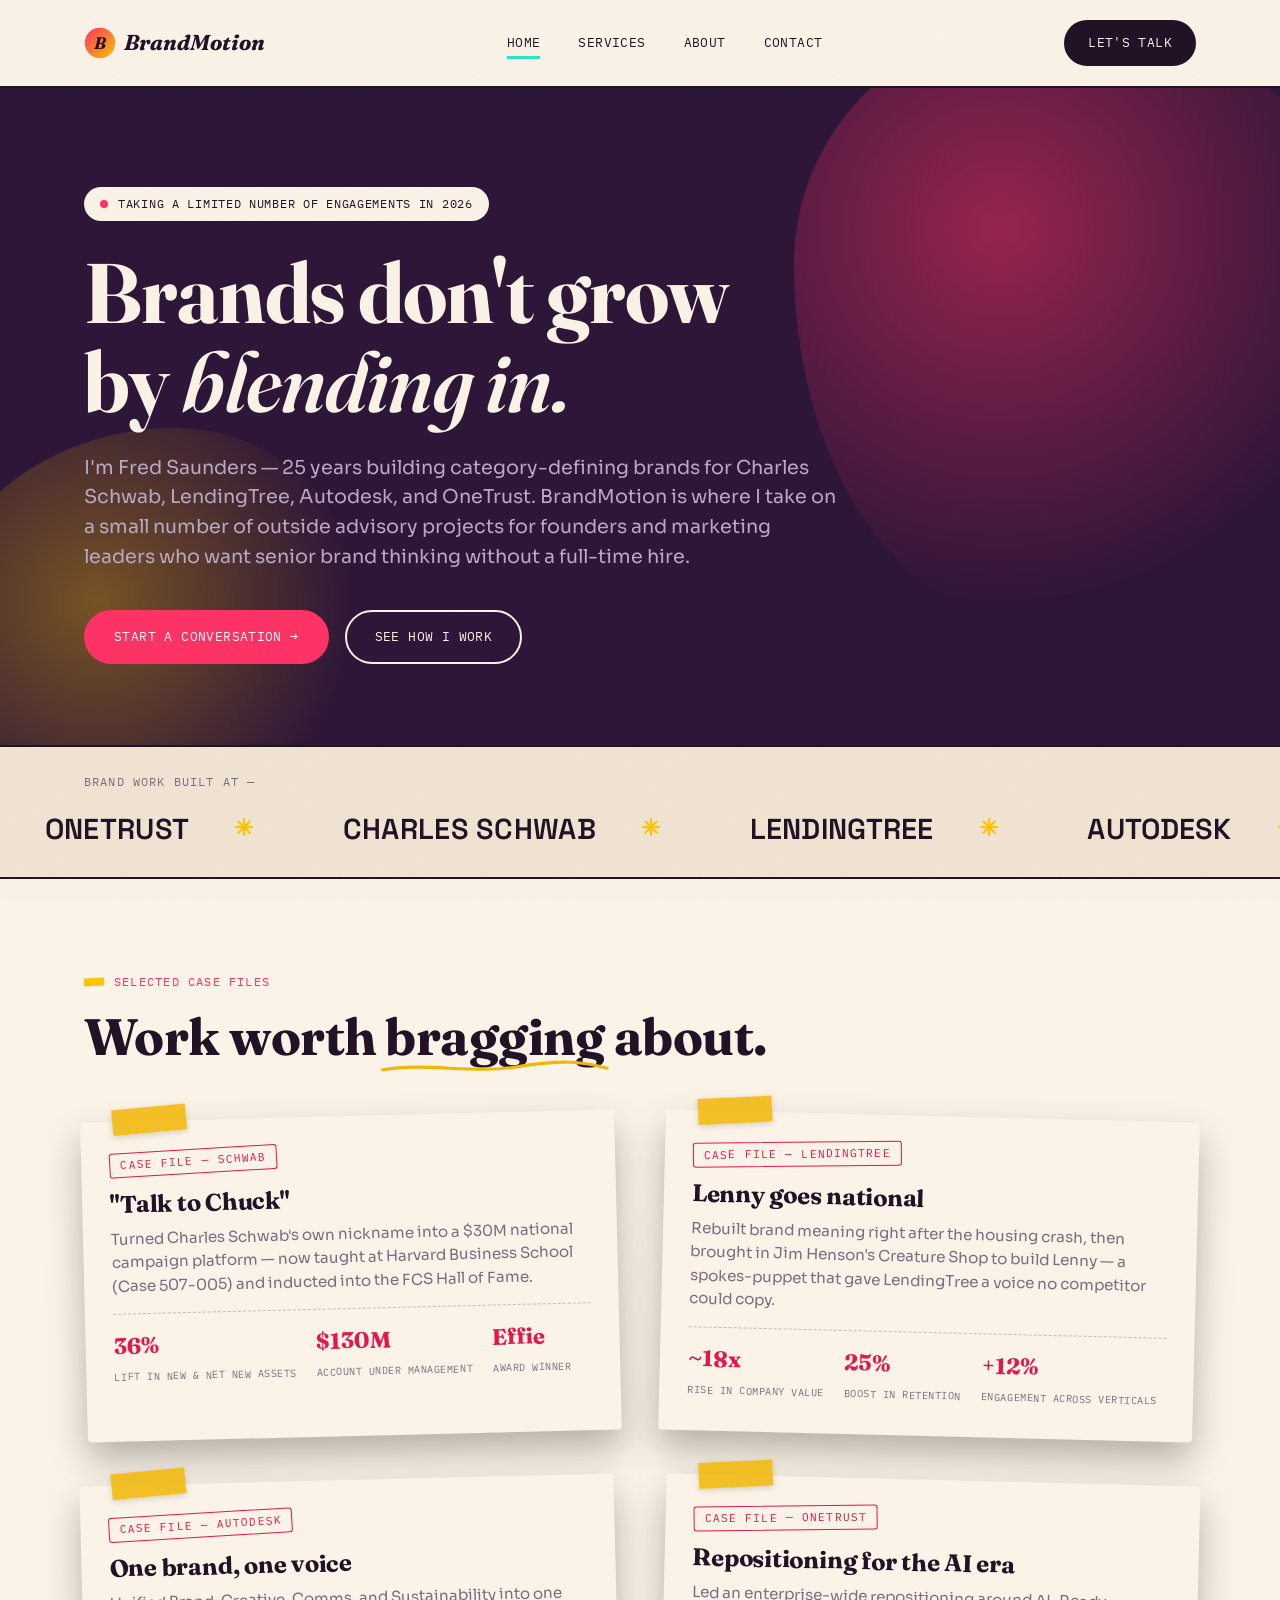
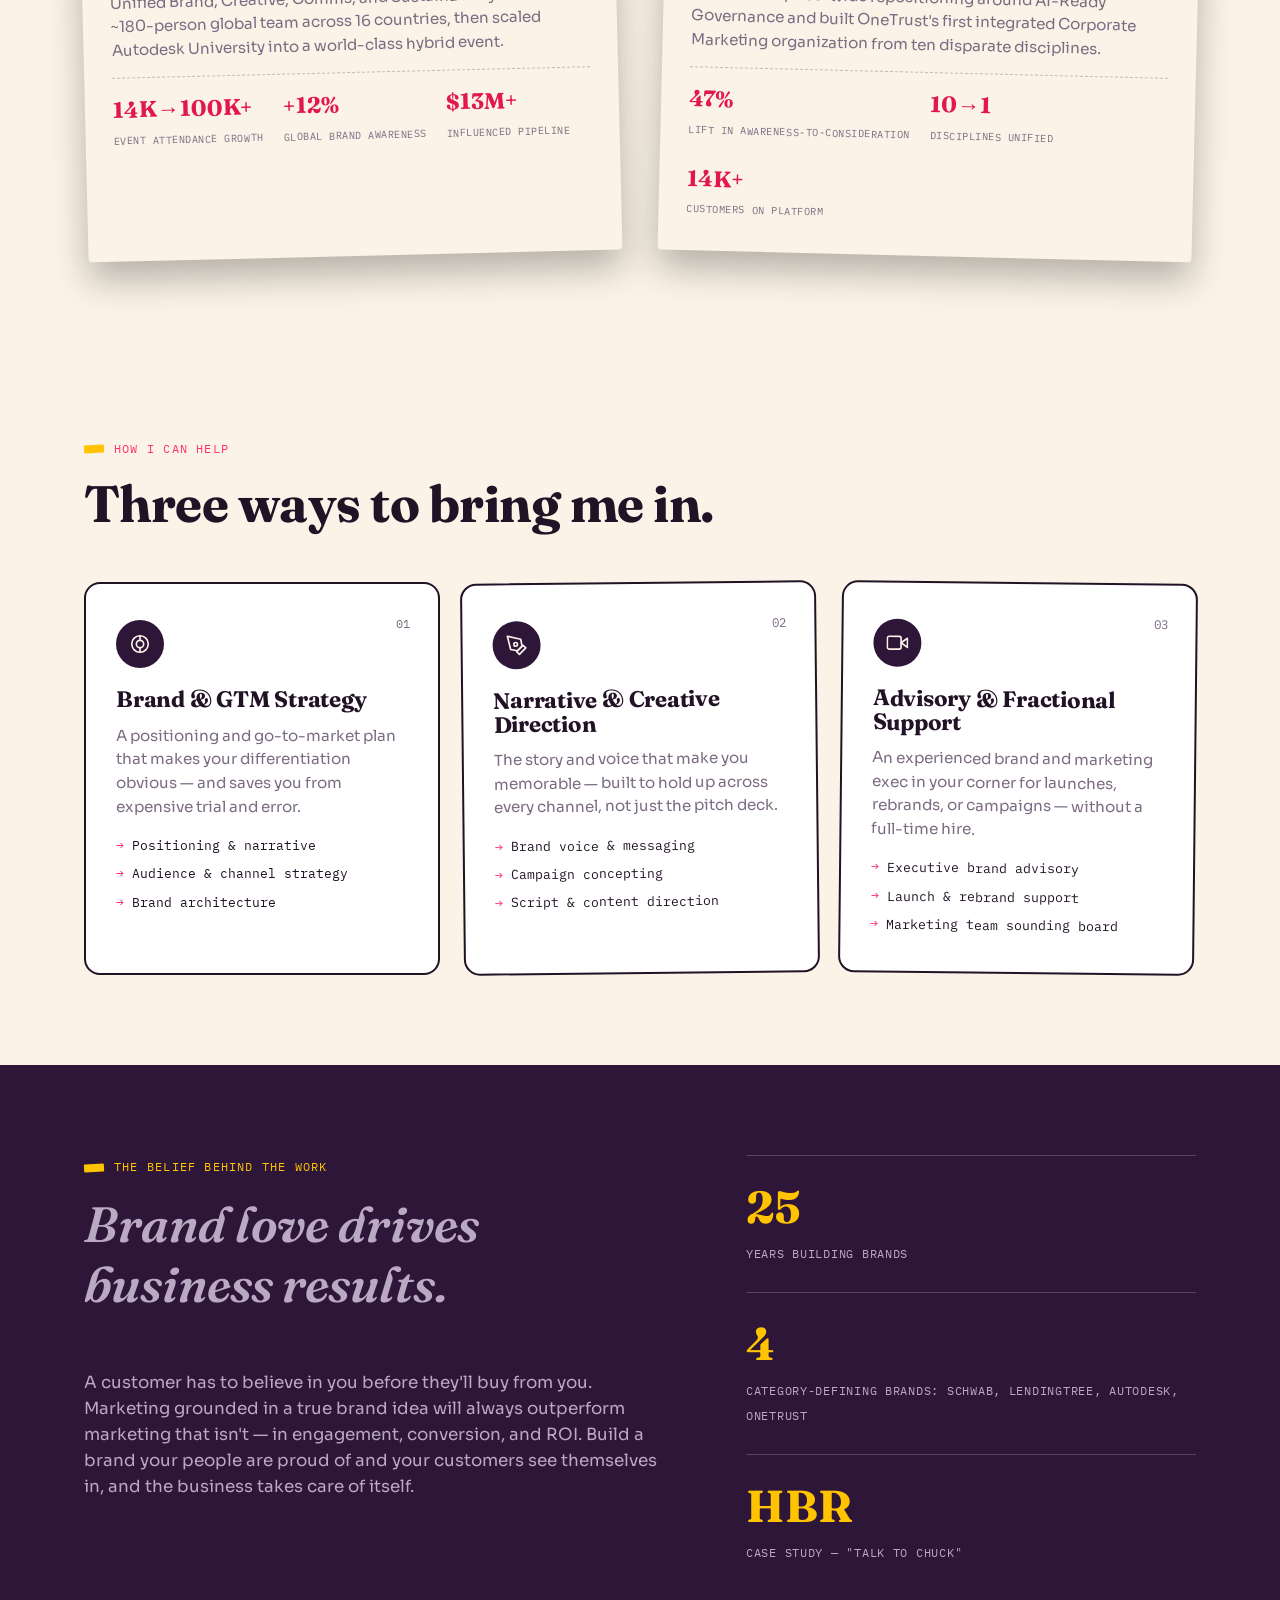
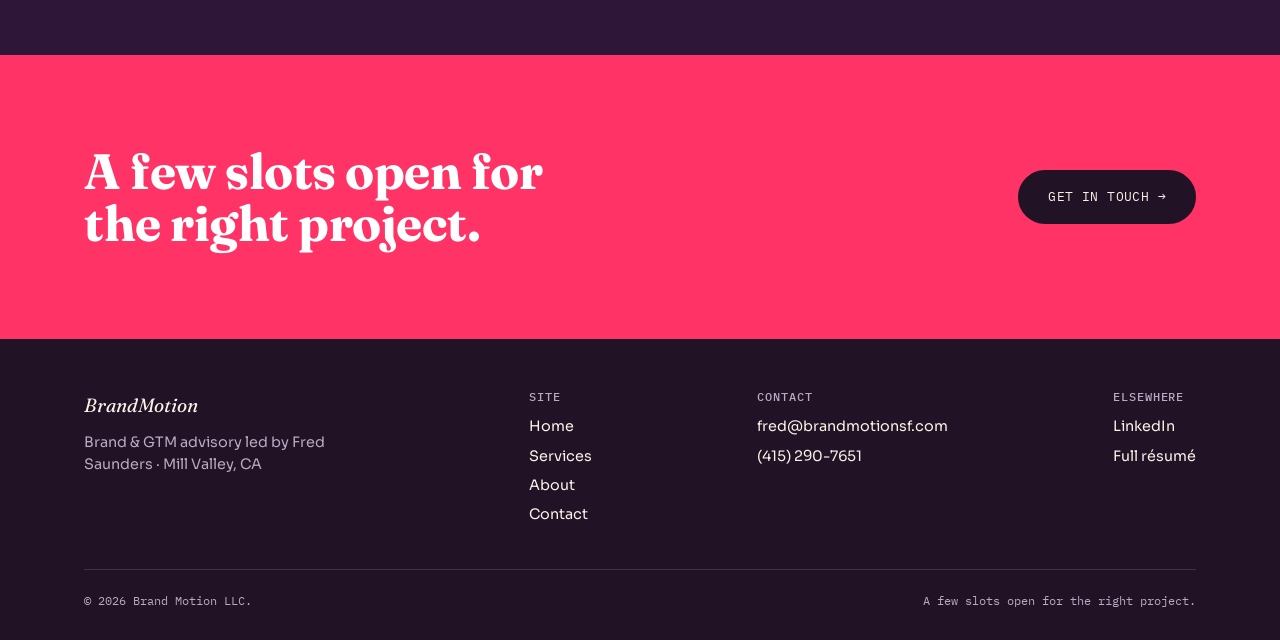
<file: index.html>
<!doctype html>
<html lang="en">
<head>
  <meta charset="UTF-8" />
  <meta name="viewport" content="width=device-width, initial-scale=1.0" />
  <title>BrandMotion — Brand & GTM Advisory, led by Fred Saunders</title>
  <meta name="description" content="Selective brand strategy and go-to-market advisory led by Fred Saunders — 25 years building category-defining brands for Charles Schwab, LendingTree, Autodesk, and OneTrust." />
  <link rel="preconnect" href="https://fonts.googleapis.com">
  <link rel="preconnect" href="https://fonts.gstatic.com" crossorigin>
  <link href="https://fonts.googleapis.com/css2?family=Fraunces:ital,wght@0,600;0,700;1,600&family=Sora:wght@400;500;600;700&family=Space+Grotesk:wght@500;600;700&family=IBM+Plex+Mono:wght@400;500&display=swap" rel="stylesheet">
  <link rel="stylesheet" href="css/style.css" />
</head>
<body>
  <div class="grain" aria-hidden="true"></div>

  <header class="site-header">
    <nav class="container nav">
      <a href="index.html" class="brand-mark"><svg class="logo-mark" viewBox="0 0 40 40" xmlns="http://www.w3.org/2000/svg"><defs><linearGradient id="bmGrad" x1="0" y1="0" x2="1" y2="1"><stop offset="0%" stop-color="#FF3366"/><stop offset="100%" stop-color="#FFC300"/></linearGradient></defs><circle cx="20" cy="20" r="19" fill="url(#bmGrad)"/><text x="20" y="27" font-family="Fraunces, Georgia, serif" font-weight="700" font-style="italic" font-size="21" fill="#221226" text-anchor="middle">B</text></svg>BrandMotion</a>
      <button class="nav-toggle" id="navToggle" aria-label="Toggle navigation" aria-expanded="false">
        <span></span><span></span><span></span>
      </button>
      <div class="nav-links" id="navLinks">
        <a href="index.html" aria-current="page">Home</a>
        <a href="services.html">Services</a>
        <a href="about.html">About</a>
        <a href="contact.html">Contact</a>
      </div>
      <a href="contact.html" class="nav-cta">Let's talk</a>
    </nav>
  </header>

  <main>
    <section class="hero">
      <div class="blob blob-a"></div>
      <div class="blob blob-b"></div>
      <div class="container hero-inner">
        <span class="hero-badge"><span class="pulse"></span>Taking a limited number of engagements in 2026</span>
        <h1>Brands don't grow<br>by <em>blending in.</em></h1>
        <p class="hero-sub">I'm Fred Saunders — 25 years building category-defining brands for Charles Schwab, LendingTree, Autodesk, and OneTrust. BrandMotion is where I take on a small number of outside advisory projects for founders and marketing leaders who want senior brand thinking without a full-time hire.</p>
        <div class="hero-actions">
          <a href="contact.html" class="btn btn-primary">Start a conversation →</a>
          <a href="services.html" class="btn btn-ghost">See how I work</a>
        </div>
      </div>
    </section>

    <section class="marquee-section" aria-label="Career experience">
      <p class="marquee-label container">Brand work built at —</p>
      <div class="marquee-track">
        <div class="marquee-item">OneTrust</div>
        <div class="marquee-item">Charles Schwab</div>
        <div class="marquee-item">LendingTree</div>
        <div class="marquee-item">Autodesk</div>
        <div class="marquee-item">Bankrate</div>
        <div class="marquee-item">Havas</div>
        <div class="marquee-item">OneTrust</div>
        <div class="marquee-item">Charles Schwab</div>
        <div class="marquee-item">LendingTree</div>
        <div class="marquee-item">Autodesk</div>
        <div class="marquee-item">Bankrate</div>
        <div class="marquee-item">Havas</div>
      </div>
    </section>

    <section>
      <div class="container">
        <div class="section-head">
          <p class="eyebrow">Selected case files</p>
          <h2>Work worth <span class="doodle">bragging<svg viewBox="0 0 200 20" preserveAspectRatio="none"><path d="M2 14 C 40 4, 80 20, 120 10 S 180 4, 198 12" stroke="#F2B705" stroke-width="4" fill="none" stroke-linecap="round"/></svg></span> about.</h2>
        </div>
        <div class="work-grid">

          <div class="case-file">
            <div class="case-tape"></div>
            <span class="stamp">Case file — Schwab</span>
            <h3>"Talk to Chuck"</h3>
            <p>Turned Charles Schwab's own nickname into a $30M national campaign platform — now taught at Harvard Business School (Case 507-005) and inducted into the FCS Hall of Fame.</p>
            <div class="case-stats">
              <div><span class="stat-num">36%</span><span class="stat-label">Lift in new & net new assets</span></div>
              <div><span class="stat-num">$130M</span><span class="stat-label">Account under management</span></div>
              <div><span class="stat-num">Effie</span><span class="stat-label">Award winner</span></div>
            </div>
          </div>

          <div class="case-file">
            <div class="case-tape"></div>
            <span class="stamp">Case file — LendingTree</span>
            <h3>Lenny goes national</h3>
            <p>Rebuilt brand meaning right after the housing crash, then brought in Jim Henson's Creature Shop to build Lenny — a spokes-puppet that gave LendingTree a voice no competitor could copy.</p>
            <div class="case-stats">
              <div><span class="stat-num">~18x</span><span class="stat-label">Rise in company value</span></div>
              <div><span class="stat-num">25%</span><span class="stat-label">Boost in retention</span></div>
              <div><span class="stat-num">+12%</span><span class="stat-label">Engagement across verticals</span></div>
            </div>
          </div>

          <div class="case-file">
            <div class="case-tape"></div>
            <span class="stamp">Case file — Autodesk</span>
            <h3>One brand, one voice</h3>
            <p>Unified Brand, Creative, Comms, and Sustainability into one ~180-person global team across 16 countries, then scaled Autodesk University into a world-class hybrid event.</p>
            <div class="case-stats">
              <div><span class="stat-num">14K→100K+</span><span class="stat-label">Event attendance growth</span></div>
              <div><span class="stat-num">+12%</span><span class="stat-label">Global brand awareness</span></div>
              <div><span class="stat-num">$13M+</span><span class="stat-label">Influenced pipeline</span></div>
            </div>
          </div>

          <div class="case-file">
            <div class="case-tape"></div>
            <span class="stamp">Case file — OneTrust</span>
            <h3>Repositioning for the AI era</h3>
            <p>Led an enterprise-wide repositioning around AI-Ready Governance and built OneTrust's first integrated Corporate Marketing organization from ten disparate disciplines.</p>
            <div class="case-stats">
              <div><span class="stat-num">47%</span><span class="stat-label">Lift in awareness-to-consideration</span></div>
              <div><span class="stat-num">10→1</span><span class="stat-label">Disciplines unified</span></div>
              <div><span class="stat-num">14K+</span><span class="stat-label">Customers on platform</span></div>
            </div>
          </div>

        </div>
      </div>
    </section>

    <section>
      <div class="container">
        <div class="section-head">
          <p class="eyebrow">How I can help</p>
          <h2>Three ways to bring me in.</h2>
        </div>
        <div class="services-grid">
          <div class="service-card">
            <span class="service-num">01</span>
            <span class="service-icon"><svg viewBox="0 0 24 24" fill="none" stroke-width="1.8" stroke-linecap="round" stroke-linejoin="round"><circle cx="12" cy="12" r="9"/><circle cx="12" cy="12" r="4"/><line x1="12" y1="3" x2="12" y2="7"/><line x1="12" y1="17" x2="12" y2="21"/></svg></span>
            <h3>Brand &amp; GTM Strategy</h3>
            <p>A positioning and go-to-market plan that makes your differentiation obvious — and saves you from expensive trial and error.</p>
            <ul class="service-list">
              <li>Positioning & narrative</li>
              <li>Audience & channel strategy</li>
              <li>Brand architecture</li>
            </ul>
          </div>
          <div class="service-card">
            <span class="service-num">02</span>
            <span class="service-icon"><svg viewBox="0 0 24 24" fill="none" stroke-width="1.8" stroke-linecap="round" stroke-linejoin="round"><path d="M12 19l7-7 3 3-7 7-3-3z"/><path d="M18 13l-1.5-7.5L2 2l3.5 14.5L13 18l5-5z"/><circle cx="11" cy="11" r="2"/></svg></span>
            <h3>Narrative &amp; Creative Direction</h3>
            <p>The story and voice that make you memorable — built to hold up across every channel, not just the pitch deck.</p>
            <ul class="service-list">
              <li>Brand voice & messaging</li>
              <li>Campaign concepting</li>
              <li>Script & content direction</li>
            </ul>
          </div>
          <div class="service-card">
            <span class="service-num">03</span>
            <span class="service-icon"><svg viewBox="0 0 24 24" fill="none" stroke-width="1.8" stroke-linecap="round" stroke-linejoin="round"><path d="M23 7l-7 5 7 5V7z"/><rect x="1" y="5" width="15" height="14" rx="2"/></svg></span>
            <h3>Advisory &amp; Fractional Support</h3>
            <p>An experienced brand and marketing exec in your corner for launches, rebrands, or campaigns — without a full-time hire.</p>
            <ul class="service-list">
              <li>Executive brand advisory</li>
              <li>Launch & rebrand support</li>
              <li>Marketing team sounding board</li>
            </ul>
          </div>
        </div>
      </div>
    </section>

    <section class="section-ink manifesto">
      <div class="container manifesto-grid">
        <div>
          <p class="eyebrow">The belief behind the work</p>
          <p class="manifesto-quote">Brand love drives business results.</p>
          <p class="mt-lg" style="max-width: 52ch; font-size: 1.05rem;">
            A customer has to believe in you before they'll buy from you. Marketing grounded in a true brand idea will always outperform marketing that isn't — in engagement, conversion, and ROI. Build a brand your people are proud of and your customers see themselves in, and the business takes care of itself.
          </p>
        </div>
        <div class="stat-row">
          <div class="stat"><span class="num">25</span><span class="label">Years building brands</span></div>
          <div class="stat"><span class="num">4</span><span class="label">Category-defining brands: Schwab, LendingTree, Autodesk, OneTrust</span></div>
          <div class="stat"><span class="num">HBR</span><span class="label">Case study — "Talk to Chuck"</span></div>
        </div>
      </div>
    </section>

    <section class="cta-band">
      <div class="container cta-band-inner">
        <h2>A few slots open for the right project.</h2>
        <a href="contact.html" class="btn btn-primary">Get in touch →</a>
      </div>
    </section>
  </main>

  <footer class="site-footer">
    <div class="container">
      <div class="footer-grid">
        <div class="footer-col" style="max-width:280px;">
          <div class="footer-brand">BrandMotion</div>
          <p style="color: var(--stone-light);">Brand & GTM advisory led by Fred Saunders · Mill Valley, CA</p>
        </div>
        <div class="footer-col">
          <h4>Site</h4>
          <a href="index.html">Home</a>
          <a href="services.html">Services</a>
          <a href="about.html">About</a>
          <a href="contact.html">Contact</a>
        </div>
        <div class="footer-col">
          <h4>Contact</h4>
          <a href="mailto:fred@brandmotionsf.com">fred@brandmotionsf.com</a>
          <a href="tel:+14152907651">(415) 290-7651</a>
        </div>
        <div class="footer-col">
          <h4>Elsewhere</h4>
          <a href="http://www.linkedin.com/company/18606117" target="_blank" rel="noopener">LinkedIn</a>
          <a href="https://www.fredsaunders.net" target="_blank" rel="noopener">Full résumé</a>
        </div>
      </div>
      <div class="footer-bottom">
        <span>© <span id="year"></span> Brand Motion LLC.</span>
        <span>A few slots open for the right project.</span>
      </div>
    </div>
  </footer>

  <script src="js/script.js"></script>
</body>
</html>
</file>
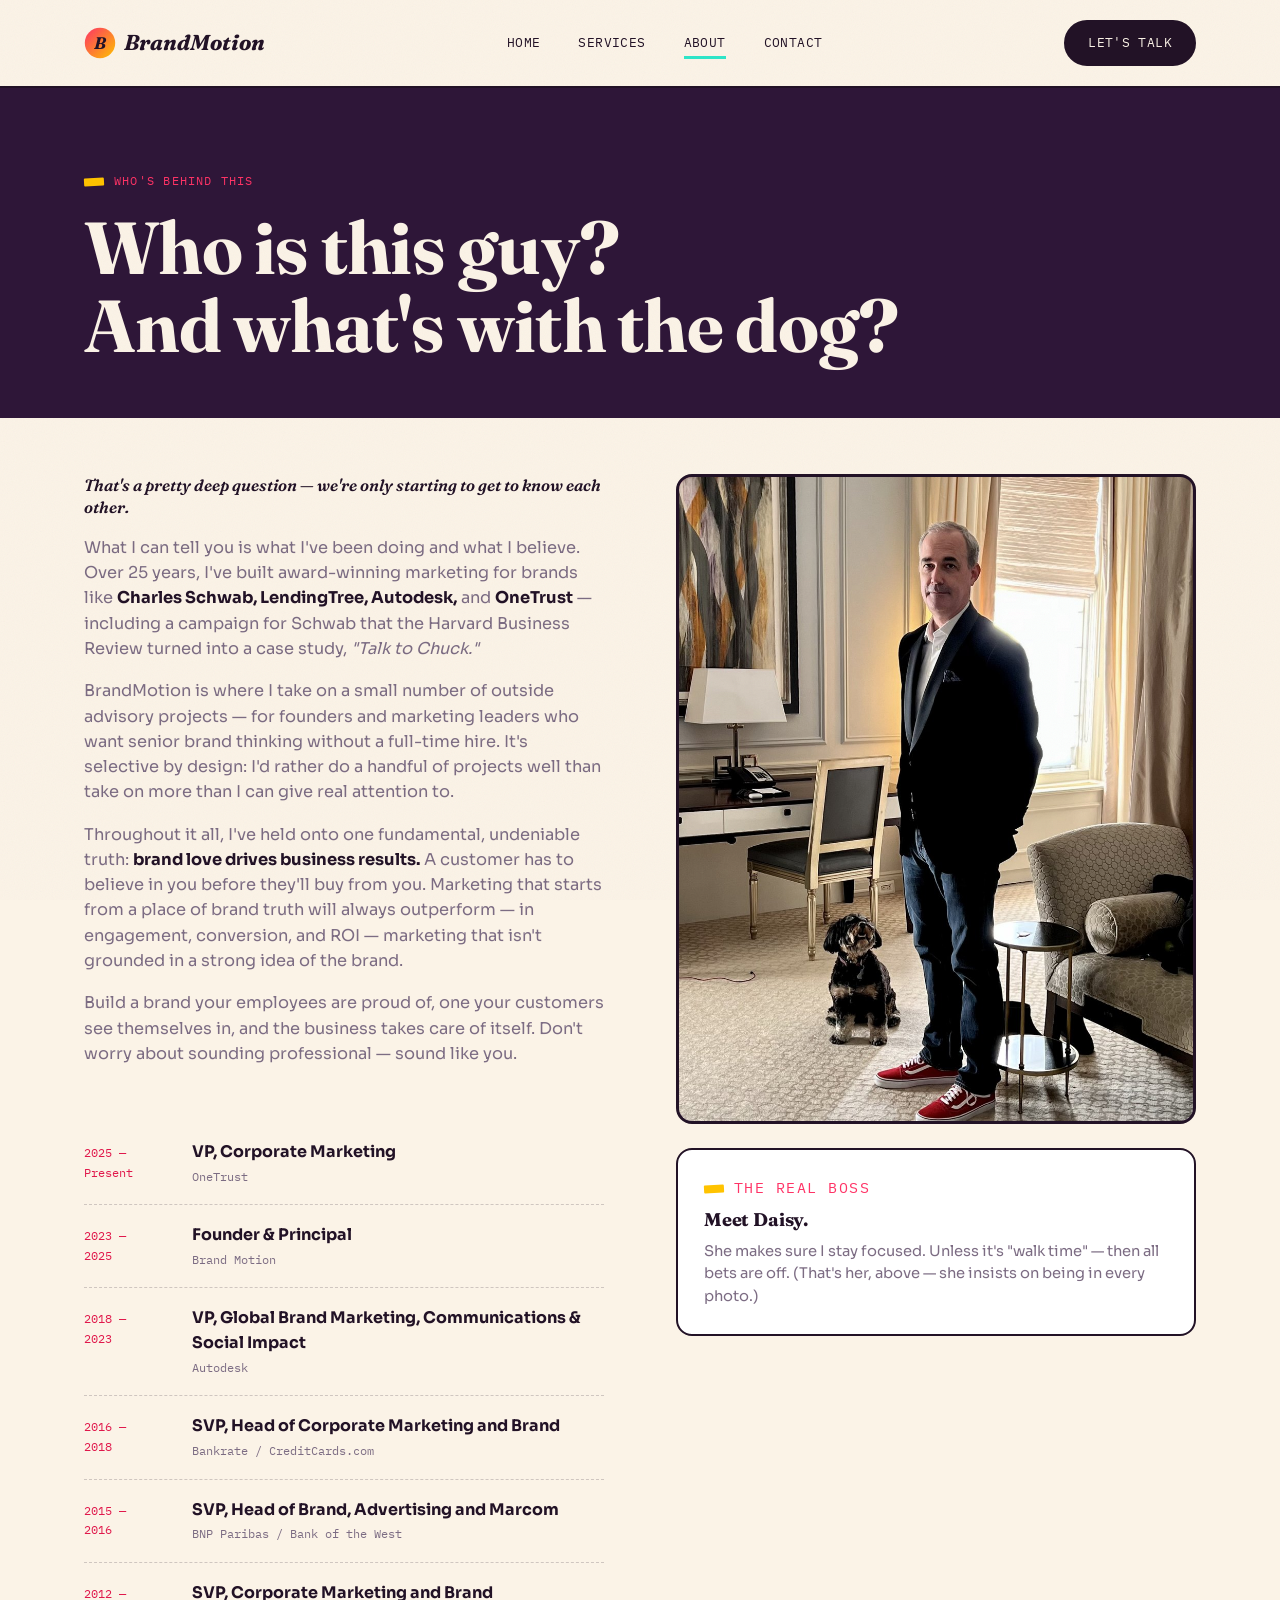
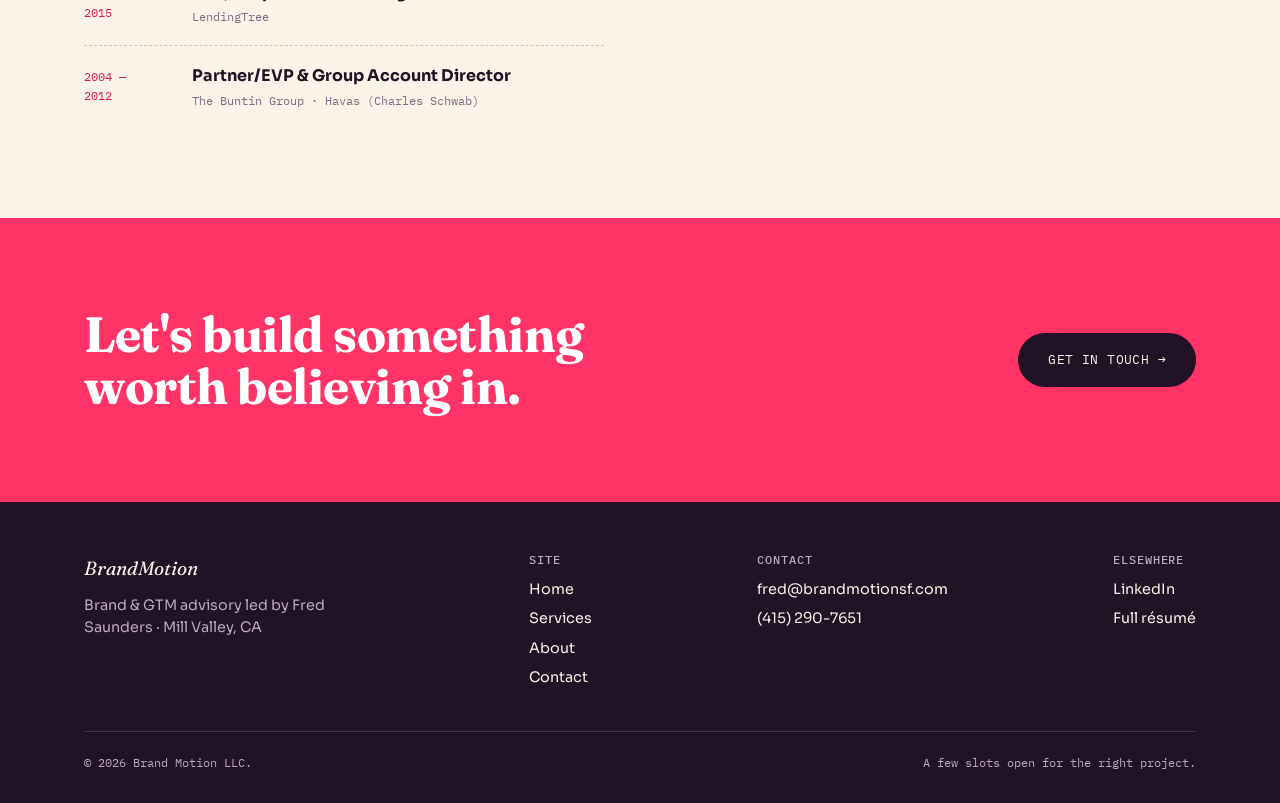
<file: about.html>
<!doctype html>
<html lang="en">
<head>
  <meta charset="UTF-8" />
  <meta name="viewport" content="width=device-width, initial-scale=1.0" />
  <title>About — BrandMotion</title>
  <meta name="description" content="Fred Saunders — founder of BrandMotion. 25 years building brands for Charles Schwab, LendingTree, Autodesk, OneTrust, and more." />
  <link rel="preconnect" href="https://fonts.googleapis.com">
  <link rel="preconnect" href="https://fonts.gstatic.com" crossorigin>
  <link href="https://fonts.googleapis.com/css2?family=Fraunces:ital,wght@0,600;0,700;1,600&family=Sora:wght@400;500;600;700&family=Space+Grotesk:wght@500;600;700&family=IBM+Plex+Mono:wght@400;500&display=swap" rel="stylesheet">
  <link rel="stylesheet" href="css/style.css" />
</head>
<body>
  <div class="grain" aria-hidden="true"></div>

  <header class="site-header">
    <nav class="container nav">
      <a href="index.html" class="brand-mark"><svg class="logo-mark" viewBox="0 0 40 40" xmlns="http://www.w3.org/2000/svg"><defs><linearGradient id="bmGrad" x1="0" y1="0" x2="1" y2="1"><stop offset="0%" stop-color="#FF3366"/><stop offset="100%" stop-color="#FFC300"/></linearGradient></defs><circle cx="20" cy="20" r="19" fill="url(#bmGrad)"/><text x="20" y="27" font-family="Fraunces, Georgia, serif" font-weight="700" font-style="italic" font-size="21" fill="#221226" text-anchor="middle">B</text></svg>BrandMotion</a>
      <button class="nav-toggle" id="navToggle" aria-label="Toggle navigation" aria-expanded="false">
        <span></span><span></span><span></span>
      </button>
      <div class="nav-links" id="navLinks">
        <a href="index.html">Home</a>
        <a href="services.html">Services</a>
        <a href="about.html" aria-current="page">About</a>
        <a href="contact.html">Contact</a>
      </div>
      <a href="contact.html" class="nav-cta">Let's talk</a>
    </nav>
  </header>

  <main>
    <section class="about-hero">
      <div class="blob blob-a" style="width:34%;"></div>
      <div class="container hero-inner">
        <p class="eyebrow">Who's behind this</p>
        <h1 style="font-size: clamp(2.4rem, 6vw, 4.6rem); max-width: 18ch;">Who is this guy?<br>And what's with the dog?</h1>
      </div>
    </section>

    <section style="padding-top: 56px;">
      <div class="container about-grid">
        <div class="about-body">
          <p class="about-lede">That's a pretty deep question — we're only starting to get to know each other.</p>
          <p>What I can tell you is what I've been doing and what I believe. Over 25 years, I've built award-winning marketing for brands like <strong>Charles Schwab, LendingTree, Autodesk,</strong> and <strong>OneTrust</strong> — including a campaign for Schwab that the Harvard Business Review turned into a case study, <em>"Talk to Chuck."</em></p>
          <p>BrandMotion is where I take on a small number of outside advisory projects — for founders and marketing leaders who want senior brand thinking without a full-time hire. It's selective by design: I'd rather do a handful of projects well than take on more than I can give real attention to.</p>
          <p>Throughout it all, I've held onto one fundamental, undeniable truth: <strong>brand love drives business results.</strong> A customer has to believe in you before they'll buy from you. Marketing that starts from a place of brand truth will always outperform — in engagement, conversion, and ROI — marketing that isn't grounded in a strong idea of the brand.</p>
          <p>Build a brand your employees are proud of, one your customers see themselves in, and the business takes care of itself. Don't worry about sounding professional — sound like you.</p>

          <div class="timeline mt-lg">
            <div class="timeline-item">
              <span class="timeline-year">2025 —<br>Present</span>
              <div>
                <div class="timeline-role">VP, Corporate Marketing</div>
                <div class="timeline-org">OneTrust</div>
              </div>
            </div>
            <div class="timeline-item">
              <span class="timeline-year">2023 —<br>2025</span>
              <div>
                <div class="timeline-role">Founder &amp; Principal</div>
                <div class="timeline-org">Brand Motion</div>
              </div>
            </div>
            <div class="timeline-item">
              <span class="timeline-year">2018 —<br>2023</span>
              <div>
                <div class="timeline-role">VP, Global Brand Marketing, Communications &amp; Social Impact</div>
                <div class="timeline-org">Autodesk</div>
              </div>
            </div>
            <div class="timeline-item">
              <span class="timeline-year">2016 —<br>2018</span>
              <div>
                <div class="timeline-role">SVP, Head of Corporate Marketing and Brand</div>
                <div class="timeline-org">Bankrate / CreditCards.com</div>
              </div>
            </div>
            <div class="timeline-item">
              <span class="timeline-year">2015 —<br>2016</span>
              <div>
                <div class="timeline-role">SVP, Head of Brand, Advertising and Marcom</div>
                <div class="timeline-org">BNP Paribas / Bank of the West</div>
              </div>
            </div>
            <div class="timeline-item">
              <span class="timeline-year">2012 —<br>2015</span>
              <div>
                <div class="timeline-role">SVP, Corporate Marketing and Brand</div>
                <div class="timeline-org">LendingTree</div>
              </div>
            </div>
            <div class="timeline-item">
              <span class="timeline-year">2004 —<br>2012</span>
              <div>
                <div class="timeline-role">Partner/EVP &amp; Group Account Director</div>
                <div class="timeline-org">The Buntin Group · Havas (Charles Schwab)</div>
              </div>
            </div>
          </div>
        </div>

        <aside>
          <div class="portrait-frame">
            <img src="images/fred-and-daisy.jpg" alt="Fred Saunders and his dog Daisy" style="width:100%; height:100%; object-fit:cover; object-position: 50% 25%;" />
          </div>

          <div class="daisy-card">
            <p class="eyebrow" style="margin-bottom:10px;">The real boss</p>
            <h3>Meet Daisy.</h3>
            <p>She makes sure I stay focused. Unless it's "walk time" — then all bets are off. (That's her, above — she insists on being in every photo.)</p>
          </div>
        </aside>
      </div>
    </section>

    <section class="cta-band">
      <div class="container cta-band-inner">
        <h2>Let's build something worth believing in.</h2>
        <a href="contact.html" class="btn btn-primary">Get in touch →</a>
      </div>
    </section>
  </main>

  <footer class="site-footer">
    <div class="container">
      <div class="footer-grid">
        <div class="footer-col" style="max-width:280px;">
          <div class="footer-brand">BrandMotion</div>
          <p style="color: var(--stone-light);">Brand & GTM advisory led by Fred Saunders · Mill Valley, CA</p>
        </div>
        <div class="footer-col">
          <h4>Site</h4>
          <a href="index.html">Home</a>
          <a href="services.html">Services</a>
          <a href="about.html">About</a>
          <a href="contact.html">Contact</a>
        </div>
        <div class="footer-col">
          <h4>Contact</h4>
          <a href="mailto:fred@brandmotionsf.com">fred@brandmotionsf.com</a>
          <a href="tel:+14152907651">(415) 290-7651</a>
        </div>
        <div class="footer-col">
          <h4>Elsewhere</h4>
          <a href="http://www.linkedin.com/company/18606117" target="_blank" rel="noopener">LinkedIn</a>
          <a href="https://www.fredsaunders.net" target="_blank" rel="noopener">Full résumé</a>
        </div>
      </div>
      <div class="footer-bottom">
        <span>© <span id="year"></span> Brand Motion LLC.</span>
        <span>A few slots open for the right project.</span>
      </div>
    </div>
  </footer>

  <script src="js/script.js"></script>
</body>
</html>
</file>
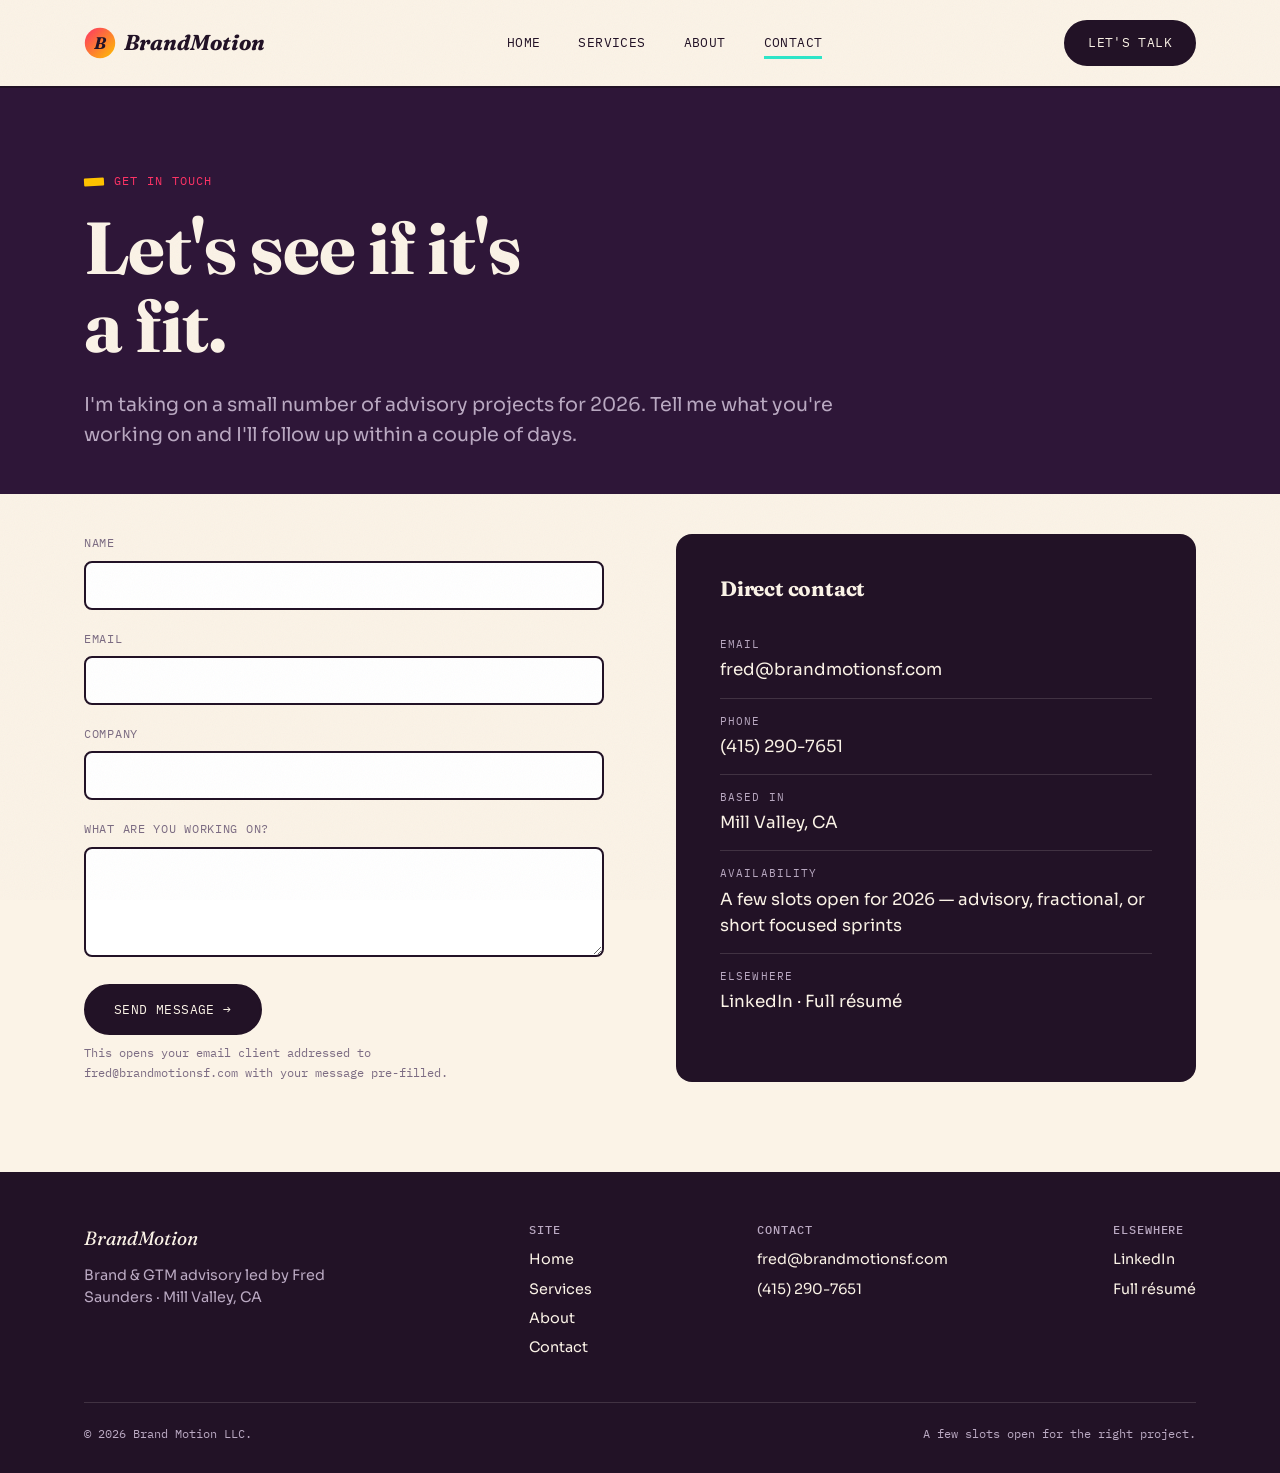
<file: contact.html>
<!doctype html>
<html lang="en">
<head>
  <meta charset="UTF-8" />
  <meta name="viewport" content="width=device-width, initial-scale=1.0" />
  <title>Contact — BrandMotion</title>
  <meta name="description" content="Get in touch with Fred Saunders about a brand or GTM advisory project. fred@brandmotionsf.com · (415) 290-7651 · Mill Valley, CA." />
  <link rel="preconnect" href="https://fonts.googleapis.com">
  <link rel="preconnect" href="https://fonts.gstatic.com" crossorigin>
  <link href="https://fonts.googleapis.com/css2?family=Fraunces:ital,wght@0,600;0,700;1,600&family=Sora:wght@400;500;600;700&family=Space+Grotesk:wght@500;600;700&family=IBM+Plex+Mono:wght@400;500&display=swap" rel="stylesheet">
  <link rel="stylesheet" href="css/style.css" />
</head>
<body>
  <div class="grain" aria-hidden="true"></div>

  <header class="site-header">
    <nav class="container nav">
      <a href="index.html" class="brand-mark"><svg class="logo-mark" viewBox="0 0 40 40" xmlns="http://www.w3.org/2000/svg"><defs><linearGradient id="bmGrad" x1="0" y1="0" x2="1" y2="1"><stop offset="0%" stop-color="#FF3366"/><stop offset="100%" stop-color="#FFC300"/></linearGradient></defs><circle cx="20" cy="20" r="19" fill="url(#bmGrad)"/><text x="20" y="27" font-family="Fraunces, Georgia, serif" font-weight="700" font-style="italic" font-size="21" fill="#221226" text-anchor="middle">B</text></svg>BrandMotion</a>
      <button class="nav-toggle" id="navToggle" aria-label="Toggle navigation" aria-expanded="false">
        <span></span><span></span><span></span>
      </button>
      <div class="nav-links" id="navLinks">
        <a href="index.html">Home</a>
        <a href="services.html">Services</a>
        <a href="about.html">About</a>
        <a href="contact.html" aria-current="page">Contact</a>
      </div>
      <a href="contact.html" class="nav-cta">Let's talk</a>
    </nav>
  </header>

  <main>
    <section class="contact-hero">
      <div class="blob blob-a" style="width:32%;"></div>
      <div class="container hero-inner">
        <p class="eyebrow">Get in touch</p>
        <h1 style="font-size: clamp(2.4rem, 6vw, 4.6rem);">Let's see if it's<br>a fit.</h1>
        <p class="hero-sub">I'm taking on a small number of advisory projects for 2026. Tell me what you're working on and I'll follow up within a couple of days.</p>
      </div>
    </section>

    <section style="padding-top: 40px;">
      <div class="container contact-grid">
        <form id="contactForm" novalidate>
          <div class="field">
            <label for="name">Name</label>
            <input type="text" id="name" name="name" required />
          </div>
          <div class="field">
            <label for="email">Email</label>
            <input type="email" id="email" name="email" required />
          </div>
          <div class="field">
            <label for="company">Company</label>
            <input type="text" id="company" name="company" />
          </div>
          <div class="field">
            <label for="message">What are you working on?</label>
            <textarea id="message" name="message" required></textarea>
          </div>
          <button type="submit" class="btn btn-primary">Send message →</button>
          <p class="form-note">This opens your email client addressed to fred@brandmotionsf.com with your message pre-filled.</p>
        </form>

        <aside class="contact-card">
          <h3>Direct contact</h3>
          <span class="contact-line">
            <span class="k">Email</span>
            <a href="mailto:fred@brandmotionsf.com">fred@brandmotionsf.com</a>
          </span>
          <span class="contact-line">
            <span class="k">Phone</span>
            <a href="tel:+14152907651">(415) 290-7651</a>
          </span>
          <span class="contact-line">
            <span class="k">Based in</span>
            Mill Valley, CA
          </span>
          <span class="contact-line">
            <span class="k">Availability</span>
            A few slots open for 2026 — advisory, fractional, or short focused sprints
          </span>
          <span class="contact-line">
            <span class="k">Elsewhere</span>
            <a href="http://www.linkedin.com/company/18606117" target="_blank" rel="noopener">LinkedIn</a> ·
            <a href="https://www.fredsaunders.net" target="_blank" rel="noopener">Full résumé</a>
          </span>
        </aside>
      </div>
    </section>
  </main>

  <footer class="site-footer">
    <div class="container">
      <div class="footer-grid">
        <div class="footer-col" style="max-width:280px;">
          <div class="footer-brand">BrandMotion</div>
          <p style="color: var(--stone-light);">Brand & GTM advisory led by Fred Saunders · Mill Valley, CA</p>
        </div>
        <div class="footer-col">
          <h4>Site</h4>
          <a href="index.html">Home</a>
          <a href="services.html">Services</a>
          <a href="about.html">About</a>
          <a href="contact.html">Contact</a>
        </div>
        <div class="footer-col">
          <h4>Contact</h4>
          <a href="mailto:fred@brandmotionsf.com">fred@brandmotionsf.com</a>
          <a href="tel:+14152907651">(415) 290-7651</a>
        </div>
        <div class="footer-col">
          <h4>Elsewhere</h4>
          <a href="http://www.linkedin.com/company/18606117" target="_blank" rel="noopener">LinkedIn</a>
          <a href="https://www.fredsaunders.net" target="_blank" rel="noopener">Full résumé</a>
        </div>
      </div>
      <div class="footer-bottom">
        <span>© <span id="year"></span> Brand Motion LLC.</span>
        <span>A few slots open for the right project.</span>
      </div>
    </div>
  </footer>

  <script src="js/script.js"></script>
</body>
</html>
</file>
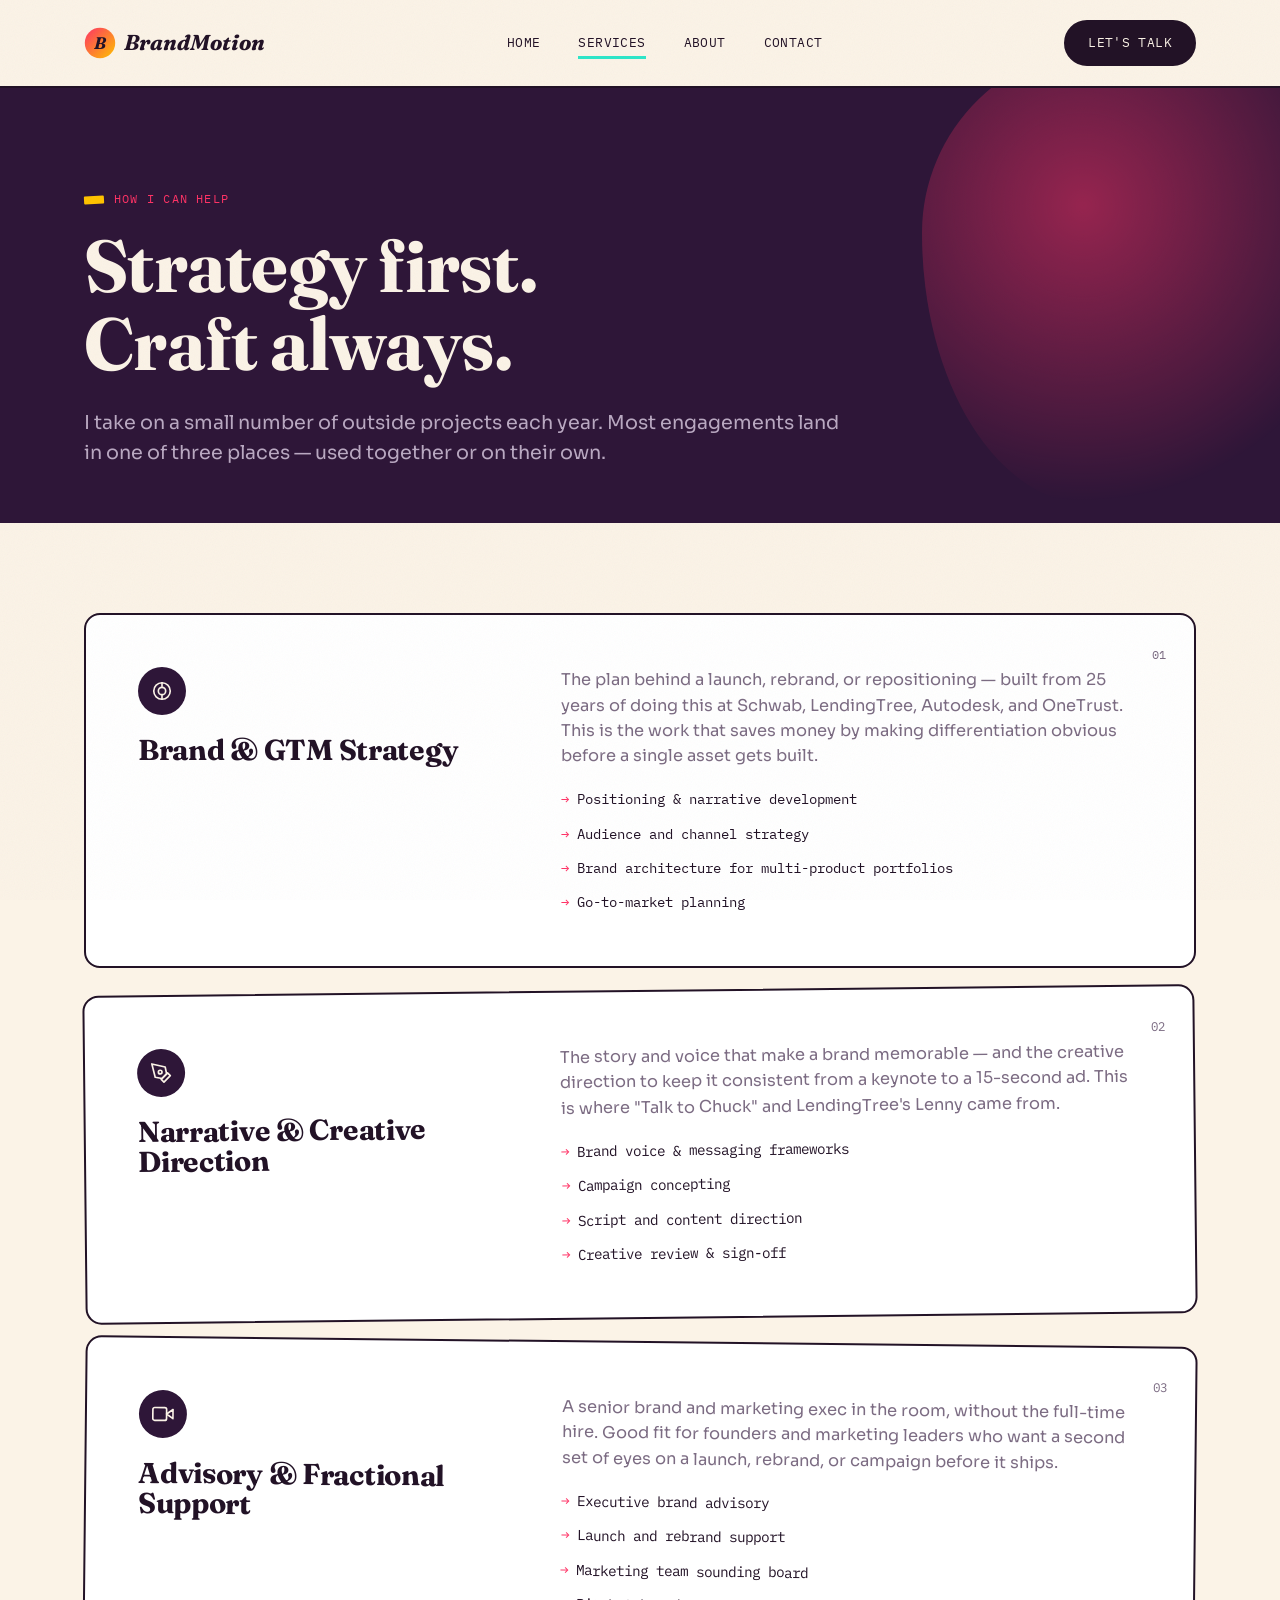
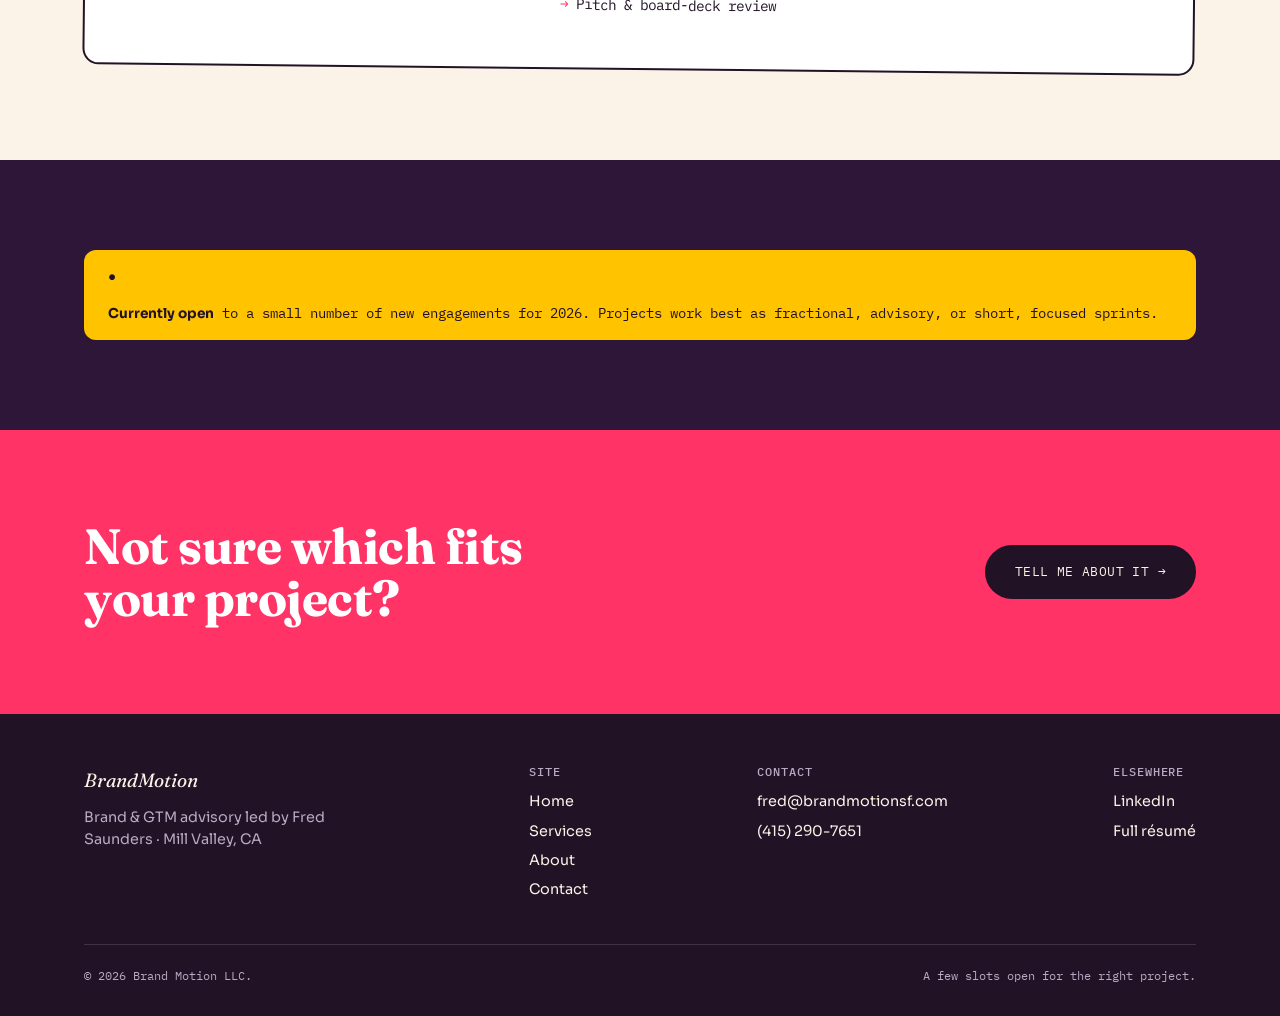
<file: services.html>
<!doctype html>
<html lang="en">
<head>
  <meta charset="UTF-8" />
  <meta name="viewport" content="width=device-width, initial-scale=1.0" />
  <title>Services — BrandMotion</title>
  <meta name="description" content="Brand & GTM strategy, narrative & creative direction, and advisory support — how Fred Saunders works with a limited number of clients through BrandMotion." />
  <link rel="preconnect" href="https://fonts.googleapis.com">
  <link rel="preconnect" href="https://fonts.gstatic.com" crossorigin>
  <link href="https://fonts.googleapis.com/css2?family=Fraunces:ital,wght@0,600;0,700;1,600&family=Sora:wght@400;500;600;700&family=Space+Grotesk:wght@500;600;700&family=IBM+Plex+Mono:wght@400;500&display=swap" rel="stylesheet">
  <link rel="stylesheet" href="css/style.css" />
</head>
<body>
  <div class="grain" aria-hidden="true"></div>

  <header class="site-header">
    <nav class="container nav">
      <a href="index.html" class="brand-mark"><svg class="logo-mark" viewBox="0 0 40 40" xmlns="http://www.w3.org/2000/svg"><defs><linearGradient id="bmGrad" x1="0" y1="0" x2="1" y2="1"><stop offset="0%" stop-color="#FF3366"/><stop offset="100%" stop-color="#FFC300"/></linearGradient></defs><circle cx="20" cy="20" r="19" fill="url(#bmGrad)"/><text x="20" y="27" font-family="Fraunces, Georgia, serif" font-weight="700" font-style="italic" font-size="21" fill="#221226" text-anchor="middle">B</text></svg>BrandMotion</a>
      <button class="nav-toggle" id="navToggle" aria-label="Toggle navigation" aria-expanded="false">
        <span></span><span></span><span></span>
      </button>
      <div class="nav-links" id="navLinks">
        <a href="index.html">Home</a>
        <a href="services.html" aria-current="page">Services</a>
        <a href="about.html">About</a>
        <a href="contact.html">Contact</a>
      </div>
      <a href="contact.html" class="nav-cta">Let's talk</a>
    </nav>
  </header>

  <main>
    <section class="hero" style="padding-bottom: 56px;">
      <div class="blob blob-a" style="width:36%;"></div>
      <div class="container hero-inner">
        <p class="eyebrow">How I can help</p>
        <h1 style="font-size: clamp(2.4rem, 6vw, 4.6rem);">Strategy first.<br>Craft always.</h1>
        <p class="hero-sub">I take on a small number of outside projects each year. Most engagements land in one of three places — used together or on their own.</p>
      </div>
    </section>

    <section>
      <div class="container">
        <div class="services-grid" style="grid-template-columns: 1fr;">

          <div class="service-card" style="padding: clamp(30px, 5vw, 52px);">
            <span class="service-num">01</span>
            <div style="display:grid; grid-template-columns: 1fr 1.5fr; gap: 36px; align-items:start;">
              <div>
                <span class="service-icon"><svg viewBox="0 0 24 24" fill="none" stroke-width="1.8" stroke-linecap="round" stroke-linejoin="round"><circle cx="12" cy="12" r="9"/><circle cx="12" cy="12" r="4"/><line x1="12" y1="3" x2="12" y2="7"/><line x1="12" y1="17" x2="12" y2="21"/></svg></span>
                <h3 style="font-size: 1.8rem;">Brand &amp; GTM Strategy</h3>
              </div>
              <div>
                <p style="font-size: 1.02rem; margin-bottom: 20px;">The plan behind a launch, rebrand, or repositioning — built from 25 years of doing this at Schwab, LendingTree, Autodesk, and OneTrust. This is the work that saves money by making differentiation obvious before a single asset gets built.</p>
                <ul class="service-list" style="font-size: 0.9rem; gap: 12px;">
                  <li>Positioning & narrative development</li>
                  <li>Audience and channel strategy</li>
                  <li>Brand architecture for multi-product portfolios</li>
                  <li>Go-to-market planning</li>
                </ul>
              </div>
            </div>
          </div>

          <div class="service-card" style="padding: clamp(30px, 5vw, 52px);">
            <span class="service-num">02</span>
            <div style="display:grid; grid-template-columns: 1fr 1.5fr; gap: 36px; align-items:start;">
              <div>
                <span class="service-icon"><svg viewBox="0 0 24 24" fill="none" stroke-width="1.8" stroke-linecap="round" stroke-linejoin="round"><path d="M12 19l7-7 3 3-7 7-3-3z"/><path d="M18 13l-1.5-7.5L2 2l3.5 14.5L13 18l5-5z"/><circle cx="11" cy="11" r="2"/></svg></span>
                <h3 style="font-size: 1.8rem;">Narrative &amp; Creative Direction</h3>
              </div>
              <div>
                <p style="font-size: 1.02rem; margin-bottom: 20px;">The story and voice that make a brand memorable — and the creative direction to keep it consistent from a keynote to a 15-second ad. This is where "Talk to Chuck" and LendingTree's Lenny came from.</p>
                <ul class="service-list" style="font-size: 0.9rem; gap: 12px;">
                  <li>Brand voice & messaging frameworks</li>
                  <li>Campaign concepting</li>
                  <li>Script and content direction</li>
                  <li>Creative review & sign-off</li>
                </ul>
              </div>
            </div>
          </div>

          <div class="service-card" style="padding: clamp(30px, 5vw, 52px);">
            <span class="service-num">03</span>
            <div style="display:grid; grid-template-columns: 1fr 1.5fr; gap: 36px; align-items:start;">
              <div>
                <span class="service-icon"><svg viewBox="0 0 24 24" fill="none" stroke-width="1.8" stroke-linecap="round" stroke-linejoin="round"><path d="M23 7l-7 5 7 5V7z"/><rect x="1" y="5" width="15" height="14" rx="2"/></svg></span>
                <h3 style="font-size: 1.8rem;">Advisory &amp; Fractional Support</h3>
              </div>
              <div>
                <p style="font-size: 1.02rem; margin-bottom: 20px;">A senior brand and marketing exec in the room, without the full-time hire. Good fit for founders and marketing leaders who want a second set of eyes on a launch, rebrand, or campaign before it ships.</p>
                <ul class="service-list" style="font-size: 0.9rem; gap: 12px;">
                  <li>Executive brand advisory</li>
                  <li>Launch and rebrand support</li>
                  <li>Marketing team sounding board</li>
                  <li>Pitch & board-deck review</li>
                </ul>
              </div>
            </div>
          </div>

        </div>
      </div>
    </section>

    <section class="section-ink">
      <div class="container">
        <div class="avail-banner">
          <span>●</span>
          <span><strong>Currently open</strong> to a small number of new engagements for 2026. Projects work best as fractional, advisory, or short, focused sprints.</span>
        </div>
      </div>
    </section>

    <section class="cta-band">
      <div class="container cta-band-inner">
        <h2>Not sure which fits your project?</h2>
        <a href="contact.html" class="btn btn-primary">Tell me about it →</a>
      </div>
    </section>
  </main>

  <footer class="site-footer">
    <div class="container">
      <div class="footer-grid">
        <div class="footer-col" style="max-width:280px;">
          <div class="footer-brand">BrandMotion</div>
          <p style="color: var(--stone-light);">Brand & GTM advisory led by Fred Saunders · Mill Valley, CA</p>
        </div>
        <div class="footer-col">
          <h4>Site</h4>
          <a href="index.html">Home</a>
          <a href="services.html">Services</a>
          <a href="about.html">About</a>
          <a href="contact.html">Contact</a>
        </div>
        <div class="footer-col">
          <h4>Contact</h4>
          <a href="mailto:fred@brandmotionsf.com">fred@brandmotionsf.com</a>
          <a href="tel:+14152907651">(415) 290-7651</a>
        </div>
        <div class="footer-col">
          <h4>Elsewhere</h4>
          <a href="http://www.linkedin.com/company/18606117" target="_blank" rel="noopener">LinkedIn</a>
          <a href="https://www.fredsaunders.net" target="_blank" rel="noopener">Full résumé</a>
        </div>
      </div>
      <div class="footer-bottom">
        <span>© <span id="year"></span> Brand Motion LLC.</span>
        <span>A few slots open for the right project.</span>
      </div>
    </div>
  </footer>

  <script src="js/script.js"></script>
</body>
</html>
</file>
<file: css/style.css>
/* ==========================================================================
   BrandMotion v2 — Design Tokens
   ========================================================================== */

:root {
  --plum: #2e1638;
  --plum-soft: #45254f;
  --plum-deep: #190d1f;
  --cream: #fbf3e7;
  --cream-dim: #f0e4d2;
  --coral: #ff3366;
  --coral-dim: #e0184b;
  --gold: #ffc300;
  --teal: #2ee6c9;
  --teal-dim: #17b8a0;
  --ink: #221226;
  --stone: #7c6c83;
  --stone-light: #baa9c2;
  --white: #ffffff;

  --font-display: "Fraunces", Georgia, serif;
  --font-body: "Sora", -apple-system, BlinkMacSystemFont, sans-serif;
  --font-mono: "IBM Plex Mono", "Courier New", monospace;
  --font-ticker: "Space Grotesk", "Sora", sans-serif;

  --container: 1240px;
  --edge: clamp(20px, 5vw, 64px);
}

* {
  margin: 0;
  padding: 0;
  box-sizing: border-box;
}

html {
  scroll-behavior: smooth;
}

@media (prefers-reduced-motion: reduce) {
  html { scroll-behavior: auto; }
  *, *::before, *::after {
    animation-duration: 0.01ms !important;
    animation-iteration-count: 1 !important;
    transition-duration: 0.01ms !important;
  }
}

body {
  font-family: var(--font-body);
  background: var(--cream);
  color: var(--ink);
  line-height: 1.55;
  -webkit-font-smoothing: antialiased;
  overflow-x: hidden;
  position: relative;
}

img { max-width: 100%; display: block; }
a { color: inherit; text-decoration: none; }
:focus-visible { outline: 3px solid var(--coral); outline-offset: 3px; }

.container {
  max-width: var(--container);
  margin: 0 auto;
  padding-left: var(--edge);
  padding-right: var(--edge);
}

.eyebrow {
  font-family: var(--font-mono);
  font-size: 0.76rem;
  letter-spacing: 0.1em;
  text-transform: uppercase;
  color: var(--coral);
  display: inline-flex;
  align-items: center;
  gap: 10px;
  margin-bottom: 18px;
}

.eyebrow::before {
  content: "";
  width: 20px;
  height: 8px;
  background: var(--gold);
  display: inline-block;
  border-radius: 1px;
  transform: rotate(-3deg);
}

.section-ink .eyebrow { color: var(--gold); }

h1, h2, h3, h4 {
  font-family: var(--font-display);
  font-weight: 700;
  line-height: 1.05;
  letter-spacing: -0.01em;
}

h1 em, h2 em, h3 em {
  font-style: italic;
  font-weight: 600;
}

p { color: var(--stone); max-width: 62ch; }

/* Doodle underline — signature accent under key words */
.doodle {
  position: relative;
  white-space: nowrap;
}

.doodle svg {
  position: absolute;
  left: -2%;
  bottom: -0.12em;
  width: 104%;
  height: 0.3em;
  overflow: visible;
}

.doodle svg path {
  stroke-dasharray: 260;
  stroke-dashoffset: 260;
  animation: draw 1.1s ease forwards 0.3s;
}

@keyframes draw { to { stroke-dashoffset: 0; } }
@media (prefers-reduced-motion: reduce) { .doodle svg path { animation: none; stroke-dashoffset: 0; } }

/* Logo mark */
.logo-mark {
  width: 32px;
  height: 32px;
  flex-shrink: 0;
  transition: transform 0.3s cubic-bezier(0.34, 1.56, 0.64, 1);
}

.brand-mark:hover .logo-mark { transform: rotate(-8deg) scale(1.08); }

/* Blob background shapes */
.blob {
  position: absolute;
  pointer-events: none;
  z-index: 0;
  filter: blur(0px);
}

/* Grain */
.grain {
  position: fixed;
  inset: 0;
  z-index: 999;
  pointer-events: none;
  opacity: 0.045;
  mix-blend-mode: multiply;
  background-image: url("data:image/svg+xml,%3Csvg xmlns='http://www.w3.org/2000/svg' width='180' height='180'%3E%3Cfilter id='n'%3E%3CfeTurbulence type='fractalNoise' baseFrequency='0.9' numOctaves='2' stitchTiles='stitch'/%3E%3C/filter%3E%3Crect width='100%25' height='100%25' filter='url(%23n)'/%3E%3C/svg%3E");
}

/* ==========================================================================
   Header / Nav
   ========================================================================== */

.site-header {
  position: sticky;
  top: 0;
  z-index: 100;
  background: var(--cream);
  border-bottom: 2px solid var(--ink);
}

.nav {
  display: flex;
  align-items: center;
  justify-content: space-between;
  padding-top: 20px;
  padding-bottom: 20px;
}

.brand-mark {
  font-family: var(--font-display);
  font-weight: 700;
  font-style: italic;
  font-size: 1.35rem;
  display: flex;
  align-items: center;
  gap: 8px;
}

.brand-mark .dot {
  width: 10px;
  height: 10px;
  background: var(--coral);
  border-radius: 50%;
}

.nav-links {
  display: flex;
  gap: clamp(18px, 3vw, 38px);
  font-family: var(--font-mono);
  font-size: 0.82rem;
  text-transform: uppercase;
  letter-spacing: 0.03em;
}

.nav-links a { position: relative; padding: 4px 0; }

.nav-links a::after {
  content: "";
  position: absolute;
  left: 0;
  bottom: -2px;
  width: 0;
  height: 3px;
  background: var(--teal);
  transition: width 0.25s ease;
}

.nav-links a:hover::after,
.nav-links a[aria-current="page"]::after { width: 100%; }

.nav-cta {
  font-family: var(--font-mono);
  font-size: 0.8rem;
  text-transform: uppercase;
  letter-spacing: 0.03em;
  background: var(--ink);
  color: var(--cream);
  padding: 11px 22px;
  border-radius: 30px;
  transition: transform 0.2s ease, background 0.2s ease;
  display: inline-block;
  border: 2px solid var(--ink);
}

.nav-cta:hover { background: var(--coral); border-color: var(--coral); transform: rotate(-2deg); }

.nav-toggle { display: none; background: none; border: none; cursor: pointer; padding: 8px; }
.nav-toggle span { display: block; width: 24px; height: 2px; background: var(--ink); margin: 5px 0; }

@media (max-width: 760px) {
  .nav-links {
    position: fixed;
    top: 66px; left: 0; right: 0;
    background: var(--cream);
    flex-direction: column;
    padding: 24px var(--edge) 32px;
    border-bottom: 2px solid var(--ink);
    transform: translateY(-120%);
    transition: transform 0.3s ease;
    gap: 20px;
  }
  .nav-links.open { transform: translateY(0); }
  .nav-cta { display: none; }
  .nav-toggle { display: block; }
}

/* ==========================================================================
   Buttons
   ========================================================================== */

.btn {
  font-family: var(--font-mono);
  font-size: 0.82rem;
  text-transform: uppercase;
  letter-spacing: 0.03em;
  padding: 15px 28px;
  border-radius: 30px;
  display: inline-flex;
  align-items: center;
  gap: 10px;
  transition: transform 0.2s ease, background 0.2s ease, color 0.2s ease;
  border: 2px solid var(--ink);
}

.btn-primary { background: var(--ink); color: var(--cream); }
.btn-primary:hover { background: var(--coral); border-color: var(--coral); color: var(--white); transform: rotate(-1.5deg); }

.btn-ghost { background: transparent; color: var(--ink); }
.btn-ghost:hover { border-color: var(--coral); color: var(--coral-dim); transform: rotate(1.5deg); }

.section-ink .btn-ghost { color: var(--cream); border-color: var(--cream); }
.section-ink .btn-ghost:hover { border-color: var(--gold); color: var(--gold); }

/* ==========================================================================
   Hero
   ========================================================================== */

.hero {
  position: relative;
  background: var(--plum);
  color: var(--cream);
  padding: clamp(64px, 11vh, 110px) 0 clamp(56px, 9vh, 96px);
  overflow: hidden;
}

.hero .blob-a {
  top: -10%; right: -8%; width: 46%; aspect-ratio: 1;
  background: radial-gradient(circle at 35% 35%, var(--coral), transparent 70%);
  border-radius: 42% 58% 63% 37% / 41% 44% 56% 59%;
  opacity: 0.5;
}

.hero .blob-b {
  bottom: -18%; left: -6%; width: 34%; aspect-ratio: 1;
  background: radial-gradient(circle at 40% 40%, var(--gold), transparent 70%);
  border-radius: 58% 42% 37% 63% / 52% 40% 60% 48%;
  opacity: 0.35;
}

.hero-inner { position: relative; z-index: 1; }

.hero-badge {
  display: inline-flex;
  align-items: center;
  gap: 10px;
  background: var(--cream);
  color: var(--ink);
  font-family: var(--font-mono);
  font-size: 0.74rem;
  text-transform: uppercase;
  letter-spacing: 0.06em;
  padding: 8px 16px;
  border-radius: 30px;
  margin-bottom: 28px;
  transition: transform 0.25s ease, background 0.25s ease;
}

.hero-badge:hover { transform: rotate(-2deg) scale(1.03); background: var(--teal); }

.hero-badge .pulse {
  width: 8px; height: 8px; border-radius: 50%;
  background: var(--coral);
  box-shadow: 0 0 0 0 rgba(255,61,113,0.6);
  animation: pulse 2s infinite;
}

@keyframes pulse {
  0% { box-shadow: 0 0 0 0 rgba(255,61,113,0.55); }
  70% { box-shadow: 0 0 0 8px rgba(255,61,113,0); }
  100% { box-shadow: 0 0 0 0 rgba(255,61,113,0); }
}

@media (prefers-reduced-motion: reduce) { .hero-badge .pulse { animation: none; } }

.hero h1 {
  font-size: clamp(2.6rem, 6.6vw, 5.4rem);
  max-width: 15ch;
  color: var(--cream);
}

.hero-sub {
  margin-top: 26px;
  font-size: clamp(1.05rem, 1.5vw, 1.25rem);
  max-width: 54ch;
  color: var(--stone-light);
}

.hero-actions { margin-top: 38px; display: flex; gap: 16px; flex-wrap: wrap; }
.hero .btn-primary { background: var(--coral); border-color: var(--coral); color: var(--white); }
.hero .btn-primary:hover { background: var(--gold); border-color: var(--gold); color: var(--ink); }
.hero .btn-ghost, .about-hero .btn-ghost, .contact-hero .btn-ghost { color: var(--cream); border-color: var(--cream); }
.hero .btn-ghost:hover, .about-hero .btn-ghost:hover, .contact-hero .btn-ghost:hover { border-color: var(--gold); color: var(--gold); }

/* ==========================================================================
   Marquee
   ========================================================================== */

.marquee-section {
  background: var(--cream-dim);
  border-top: 2px solid var(--ink);
  border-bottom: 2px solid var(--ink);
  padding: 26px 0;
  overflow: hidden;
}

.marquee-label {
  font-family: var(--font-mono);
  font-size: 0.72rem;
  text-transform: uppercase;
  letter-spacing: 0.1em;
  color: var(--stone);
  padding: 0 var(--edge) 16px;
}

.marquee-track { display: flex; width: max-content; animation: scroll 30s linear infinite; }
@media (prefers-reduced-motion: reduce) { .marquee-track { animation: none; } }
@keyframes scroll { from { transform: translateX(0); } to { transform: translateX(-50%); } }

.marquee-item {
  font-family: var(--font-ticker);
  font-weight: 600;
  font-size: clamp(1.2rem, 2.6vw, 1.8rem);
  text-transform: uppercase;
  letter-spacing: 0.01em;
  color: var(--ink);
  padding: 0 clamp(24px, 3.5vw, 48px);
  white-space: nowrap;
  display: flex;
  align-items: center;
  gap: clamp(24px, 3.5vw, 48px);
  transition: color 0.2s ease, transform 0.2s ease;
}

.marquee-item:hover {
  color: var(--coral);
  transform: scale(1.06);
}

.marquee-track:hover { animation-play-state: paused; }

.marquee-item::after { content: "✳"; color: var(--gold); font-style: normal; font-size: 0.8em; transition: transform 0.3s ease; }
.marquee-item:hover::after { transform: rotate(90deg); color: var(--coral); }

/* ==========================================================================
   Sections
   ========================================================================== */

section { position: relative; padding: clamp(64px, 10vh, 110px) 0; }

.section-ink { background: var(--plum); color: var(--cream); }
.section-ink p { color: var(--stone-light); }
.section-ink h2, .section-ink h3, .section-ink h4 { color: var(--cream); }

.section-head { max-width: 720px; margin-bottom: 52px; }
.section-head h2 { font-size: clamp(1.9rem, 4.3vw, 3.2rem); }

/* Available-for-work banner */
.avail-banner {
  display: flex;
  align-items: center;
  gap: 16px;
  flex-wrap: wrap;
  background: var(--gold);
  color: var(--ink);
  padding: 16px 24px;
  border-radius: 12px;
  font-family: var(--font-mono);
  font-size: 0.85rem;
}

.avail-banner strong { font-family: var(--font-body); font-weight: 700; }

/* Services grid */
.services-grid {
  display: grid;
  grid-template-columns: repeat(3, 1fr);
  gap: 22px;
}

@media (max-width: 900px) { .services-grid { grid-template-columns: 1fr; } }

.service-card {
  background: var(--white);
  border: 2px solid var(--ink);
  border-radius: 16px;
  padding: 36px 30px;
  transition: transform 0.2s ease, box-shadow 0.2s ease;
  position: relative;
}

.service-card:nth-child(2) { transform: rotate(-0.6deg); }
.service-card:nth-child(3) { transform: rotate(0.6deg); }

.service-card:hover {
  transform: translateY(-6px) rotate(0deg);
  box-shadow: 8px 8px 0 var(--ink);
}

.service-icon {
  width: 48px; height: 48px;
  border-radius: 50%;
  background: var(--plum);
  display: flex; align-items: center; justify-content: center;
  margin-bottom: 20px;
  transition: transform 0.3s cubic-bezier(0.34, 1.56, 0.64, 1), background 0.25s ease;
}

.service-icon svg { width: 22px; height: 22px; stroke: var(--cream); }
.service-card:hover .service-icon { background: var(--coral); transform: scale(1.12) rotate(-8deg); }

.service-num {
  position: absolute;
  top: 30px; right: 28px;
  font-family: var(--font-mono);
  font-size: 0.78rem;
  color: var(--stone);
}

.service-card h3 { font-size: 1.4rem; margin-bottom: 12px; }
.service-card p { font-size: 0.95rem; margin-bottom: 18px; }

.service-list { list-style: none; font-family: var(--font-mono); font-size: 0.82rem; color: var(--ink); display: flex; flex-direction: column; gap: 8px; }
.service-list li::before { content: "→ "; color: var(--coral); }

/* Case-file cards (signature element) */
.work-grid {
  display: grid;
  grid-template-columns: repeat(2, 1fr);
  gap: clamp(28px, 4vw, 44px);
}

@media (max-width: 820px) { .work-grid { grid-template-columns: 1fr; } }

.case-file {
  background: var(--cream);
  color: var(--ink);
  border-radius: 4px;
  padding: 28px 28px 30px;
  box-shadow: 0 18px 36px rgba(0,0,0,0.28);
  position: relative;
}

.case-file:nth-child(odd) { transform: rotate(-1.4deg); }
.case-file:nth-child(even) { transform: rotate(1.4deg); }

.case-file:hover { transform: rotate(0deg) translateY(-8px) scale(1.02); box-shadow: 0 26px 46px rgba(0,0,0,0.34); }
.case-file { transition: transform 0.3s cubic-bezier(0.2, 0.8, 0.2, 1), box-shadow 0.3s ease; }

.case-tape { transition: transform 0.3s ease; }
.case-file:hover .case-tape { transform: rotate(2deg) translateY(-2px); }

.case-tape {
  position: absolute;
  top: -14px; left: 32px;
  width: 74px; height: 26px;
  background: rgba(242, 183, 5, 0.85);
  transform: rotate(-4deg);
  box-shadow: 0 2px 6px rgba(0,0,0,0.15);
}

.case-file .stamp {
  font-family: var(--font-mono);
  font-size: 0.7rem;
  text-transform: uppercase;
  letter-spacing: 0.1em;
  color: var(--coral-dim);
  border: 1.5px solid var(--coral-dim);
  display: inline-block;
  padding: 3px 10px;
  border-radius: 3px;
  transform: rotate(-2deg);
  margin-bottom: 16px;
}

.case-file h3 { font-size: 1.5rem; margin-bottom: 10px; }
.case-file p { font-size: 0.95rem; color: var(--stone); margin-bottom: 16px; }

.case-stats { display: flex; gap: 20px; flex-wrap: wrap; padding-top: 14px; border-top: 1.5px dashed rgba(34,18,38,0.25); }
.case-stats > div { transition: transform 0.2s ease; cursor: default; }
.case-stats > div:hover { transform: translateY(-3px); }
.case-stats > div:hover .stat-num { color: var(--teal-dim); }
.case-stats .stat-num { font-family: var(--font-display); font-weight: 700; font-size: 1.4rem; color: var(--coral-dim); display: block; transition: color 0.2s ease; }
.case-stats .stat-label { font-family: var(--font-mono); font-size: 0.64rem; text-transform: uppercase; letter-spacing: 0.05em; color: var(--stone); }

/* Manifesto / stats */
.manifesto { overflow: hidden; }

.manifesto-quote {
  font-family: var(--font-display);
  font-style: italic;
  font-weight: 600;
  font-size: clamp(1.7rem, 4.2vw, 3.1rem);
  line-height: 1.2;
  max-width: 20ch;
  color: var(--cream);
}

.manifesto-grid {
  display: grid;
  grid-template-columns: 1.3fr 1fr;
  gap: clamp(32px, 6vw, 80px);
  align-items: start;
}

@media (max-width: 820px) { .manifesto-grid { grid-template-columns: 1fr; } }

.stat-row { display: flex; flex-direction: column; gap: 26px; }
.stat { border-top: 1.5px solid rgba(251, 243, 231, 0.2); padding-top: 16px; transition: transform 0.25s ease, border-color 0.25s ease; }
.stat:hover { transform: translateX(8px); border-color: var(--teal); }
.stat .num { font-family: var(--font-display); font-weight: 700; font-size: clamp(2rem, 4vw, 2.8rem); color: var(--gold); display: block; transition: color 0.25s ease; }
.stat:hover .num { color: var(--teal); }
.stat .label { font-family: var(--font-mono); font-size: 0.76rem; text-transform: uppercase; letter-spacing: 0.06em; color: var(--stone-light); }

/* CTA band */
.cta-band { background: var(--coral); color: var(--white); overflow: hidden; }
.cta-band h2 { color: var(--white); font-size: clamp(1.8rem, 4.3vw, 3.1rem); max-width: 16ch; }
.cta-band .btn-primary { background: var(--ink); border-color: var(--ink); }
.cta-band .btn-primary:hover { background: var(--white); color: var(--ink); border-color: var(--white); }
.cta-band-inner { display: flex; flex-wrap: wrap; align-items: center; justify-content: space-between; gap: 28px; position: relative; z-index: 1; }

/* Footer */
.site-footer { background: var(--ink); color: var(--stone-light); padding: 52px 0 30px; }
.footer-grid { display: flex; flex-wrap: wrap; justify-content: space-between; gap: 32px; padding-bottom: 36px; border-bottom: 1px solid rgba(251,243,231,0.14); }
.footer-brand { font-family: var(--font-display); font-style: italic; color: var(--cream); font-size: 1.2rem; margin-bottom: 10px; }
.footer-col h4 { font-family: var(--font-mono); font-size: 0.72rem; text-transform: uppercase; letter-spacing: 0.08em; color: var(--stone-light); margin-bottom: 12px; font-weight: 500; }
.footer-col a, .footer-col p { display: block; font-size: 0.9rem; color: var(--cream); margin-bottom: 7px; }
.footer-col a { transition: color 0.2s ease, transform 0.2s ease; }
.footer-col a:hover { color: var(--teal); transform: translateX(4px); }
.footer-bottom { padding-top: 22px; display: flex; flex-wrap: wrap; justify-content: space-between; gap: 12px; font-family: var(--font-mono); font-size: 0.76rem; }

/* ==========================================================================
   About page
   ========================================================================== */

.about-hero { background: var(--plum); color: var(--cream); padding: clamp(56px, 9vh, 96px) 0 clamp(40px, 6vh, 60px); position: relative; overflow: hidden; }
.about-grid { display: grid; grid-template-columns: 1fr 1fr; gap: clamp(32px, 6vw, 72px); align-items: start; }
@media (max-width: 820px) { .about-grid { grid-template-columns: 1fr; } }

.about-lede { font-family: var(--font-display); font-style: italic; font-weight: 600; font-size: clamp(1.3rem, 2.5vw, 1.7rem); line-height: 1.35; color: var(--ink); margin-bottom: 22px; }
.about-body p { max-width: none; margin-bottom: 17px; font-size: 1.02rem; }
.about-body strong { color: var(--ink); }

.timeline { display: flex; flex-direction: column; }
.timeline-item { display: grid; grid-template-columns: 90px 1fr; gap: 18px; padding: 18px 0; border-top: 1.5px dashed rgba(34,18,38,0.2); transition: transform 0.2s ease, padding-left 0.2s ease; }
.timeline-item:hover { transform: translateX(6px); }
.timeline-item:hover .timeline-role { color: var(--coral-dim); }
.timeline-item:first-child { border-top: none; }
.timeline-year { font-family: var(--font-mono); font-size: 0.78rem; color: var(--coral-dim); padding-top: 3px; }
.timeline-role { font-weight: 700; font-size: 1rem; color: var(--ink); transition: color 0.2s ease; }
.timeline-org { font-family: var(--font-mono); font-size: 0.78rem; color: var(--stone); margin-top: 2px; }

.portrait-frame {
  position: relative;
  aspect-ratio: 4/5;
  border-radius: 16px;
  overflow: hidden;
  background: radial-gradient(120% 100% at 25% 0%, rgba(255,61,113,0.55), transparent 60%), linear-gradient(160deg, var(--plum) 0%, var(--plum-soft) 100%);
  border: 3px solid var(--ink);
}

.portrait-placeholder { position: absolute; inset: 0; display: flex; flex-direction: column; align-items: center; justify-content: center; gap: 14px; color: var(--stone-light); text-align: center; padding: 24px; }
.portrait-placeholder svg { width: 60px; height: 60px; opacity: 0.85; }
.portrait-placeholder .label { font-family: var(--font-mono); font-size: 0.72rem; text-transform: uppercase; letter-spacing: 0.08em; }

.daisy-card { background: var(--white); border: 2px solid var(--ink); border-radius: 16px; padding: 26px; margin-top: 24px; }
.daisy-card h3 { font-size: 1.15rem; margin-bottom: 10px; }
.daisy-card p { font-size: 0.92rem; }

/* ==========================================================================
   Contact page
   ========================================================================== */

.contact-hero { background: var(--plum); color: var(--cream); padding: clamp(56px, 9vh, 96px) 0 clamp(30px, 5vh, 50px); position: relative; overflow: hidden; }
.contact-grid { display: grid; grid-template-columns: 1fr 1fr; gap: clamp(32px, 6vw, 72px); }
@media (max-width: 820px) { .contact-grid { grid-template-columns: 1fr; } }

.contact-card { background: var(--ink); color: var(--cream); padding: clamp(28px, 4vw, 44px); border-radius: 16px; }
.contact-card h3 { color: var(--cream); font-size: 1.3rem; margin-bottom: 22px; }
.contact-line { display: block; padding: 14px 0; border-top: 1px solid rgba(251,243,231,0.14); font-size: 1.05rem; }
.contact-line:first-of-type { border-top: none; }
.contact-line .k { display: block; font-family: var(--font-mono); font-size: 0.7rem; text-transform: uppercase; letter-spacing: 0.1em; color: var(--stone-light); margin-bottom: 4px; }
.contact-line a:hover { color: var(--coral); }

.field { margin-bottom: 20px; }
.field label { display: block; font-family: var(--font-mono); font-size: 0.74rem; text-transform: uppercase; letter-spacing: 0.06em; color: var(--stone); margin-bottom: 8px; }
.field input, .field textarea {
  width: 100%; border: 2px solid var(--ink); border-radius: 8px;
  background: var(--white); font-family: var(--font-body); font-size: 1rem;
  padding: 12px 14px; color: var(--ink); transition: border-color 0.2s ease, box-shadow 0.2s ease;
}
.field input:focus, .field textarea:focus { border-color: var(--coral); box-shadow: 3px 3px 0 var(--coral); outline: none; }
.field textarea { resize: vertical; min-height: 110px; }
.form-note { font-family: var(--font-mono); font-size: 0.78rem; color: var(--stone); margin-top: 8px; }

.mt-lg { margin-top: 56px; }
</file>
